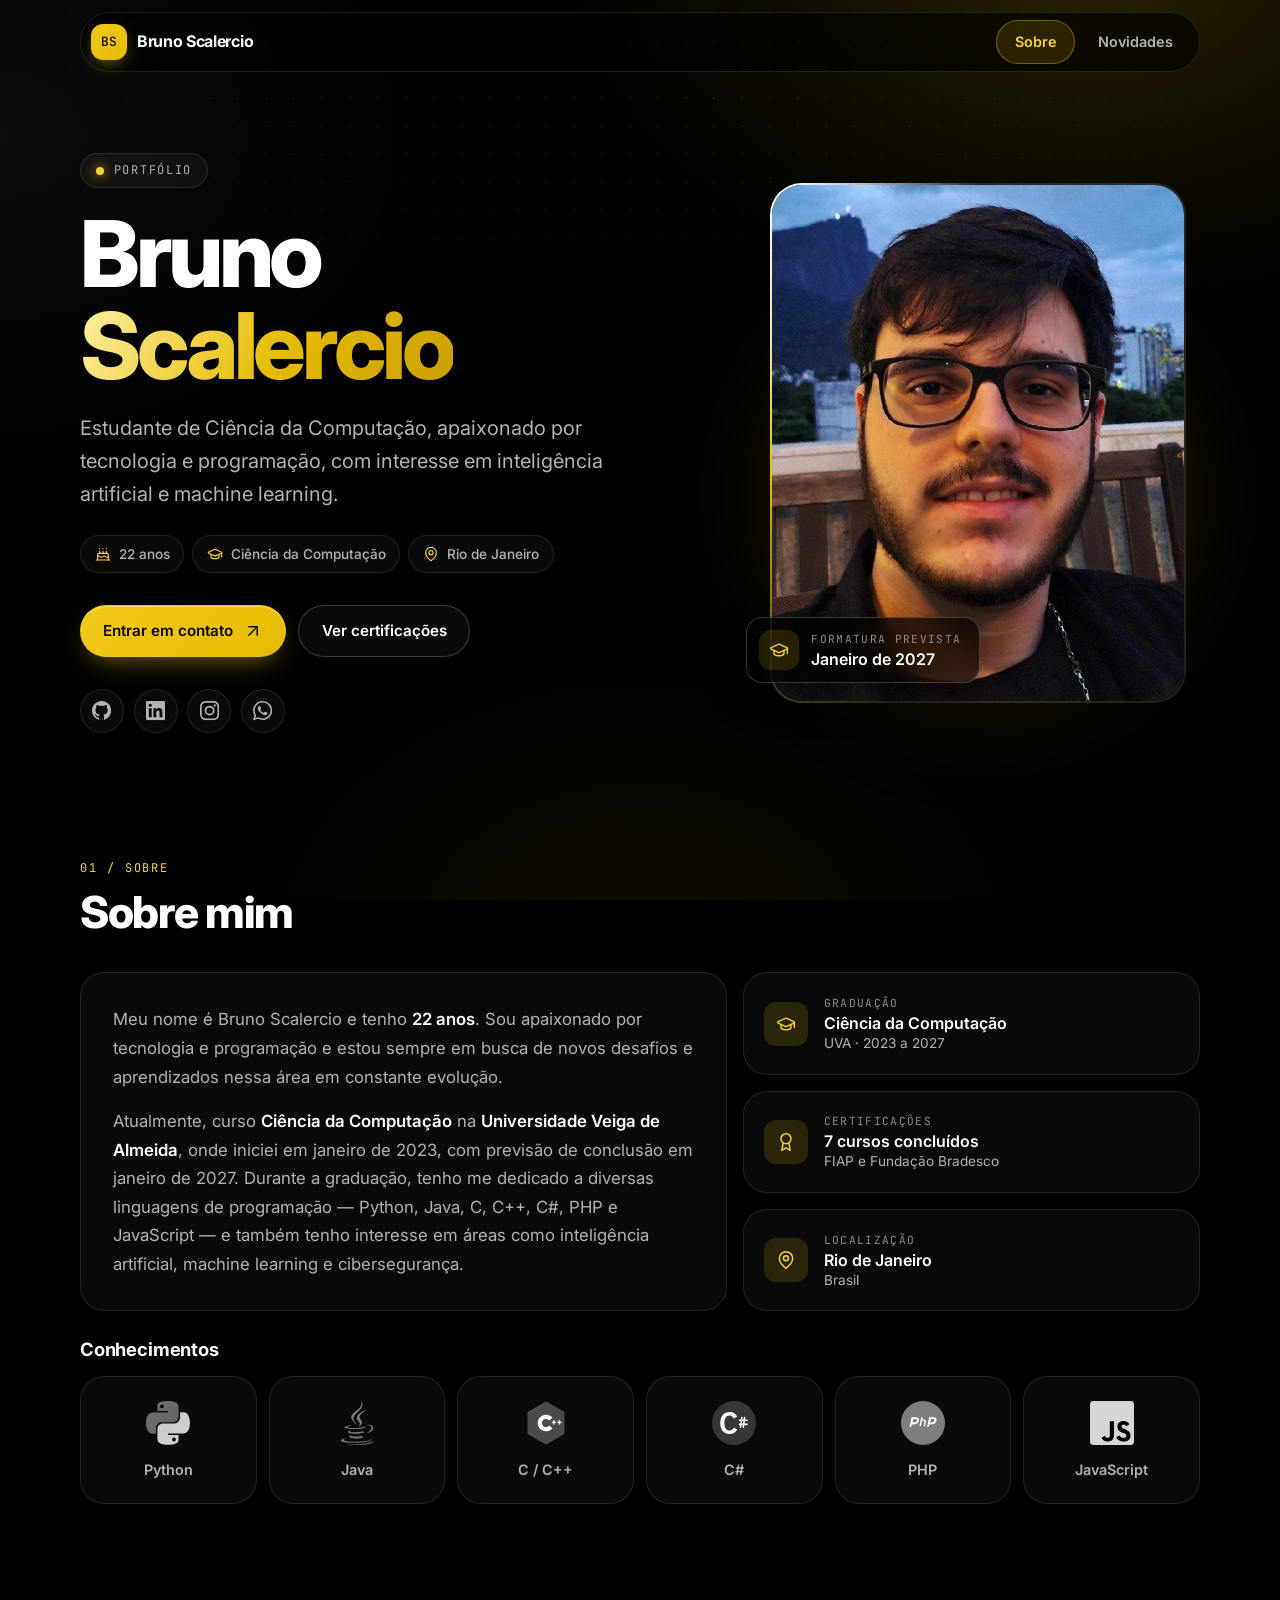
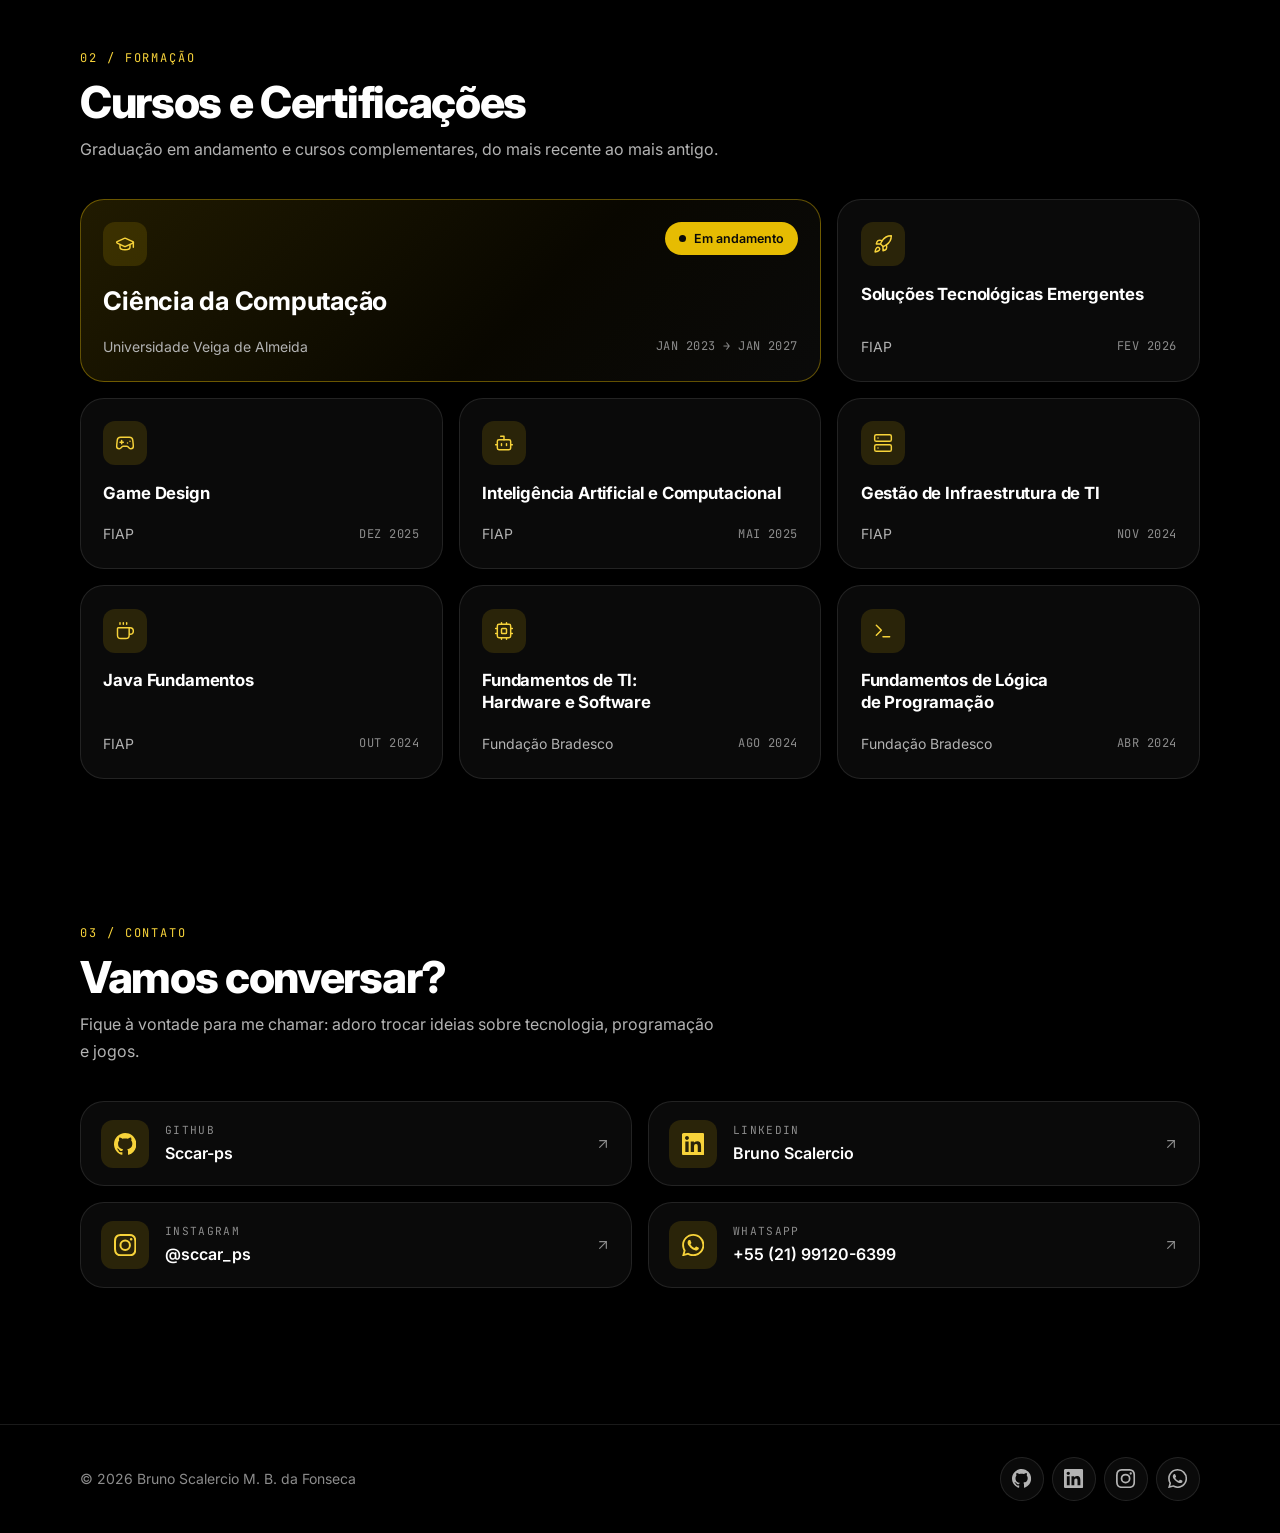
<file: index.html>
<!DOCTYPE html>
<html lang="pt-BR">

<head>
  <meta charset="UTF-8">
  <meta name="viewport" content="width=device-width, initial-scale=1">
  <title>Bruno Scalercio — Portfólio | Ciência da Computação</title>
  <meta name="description" content="Portfólio de Bruno Scalercio, estudante de Ciência da Computação na Universidade Veiga de Almeida: sobre mim, conhecimentos, cursos e certificações, e contatos.">
  <meta name="theme-color" content="#000000">
  <meta name="color-scheme" content="dark">
  <link rel="icon" href="assets/img/favicon-16x16.ico" sizes="any">
  <link rel="preconnect" href="https://fonts.googleapis.com">
  <link rel="preconnect" href="https://fonts.gstatic.com" crossorigin>
  <link href="https://fonts.googleapis.com/css2?family=Inter:wght@400;500;600;700;800&family=JetBrains+Mono:wght@500&display=swap" rel="stylesheet">
  <script>document.documentElement.classList.add('js')</script>
  <link rel="stylesheet" href="css/main.css?v=20261011">
  <script src="assets/js/script.js?v=20261011" defer></script>
</head>

<body>
  <a class="skip-link" href="#conteudo">Ir para o conteúdo</a>
  <svg xmlns="http://www.w3.org/2000/svg" width="0" height="0" style="position:absolute" aria-hidden="true" focusable="false">
  <symbol id="i-github" viewBox="0 0 24 24"><path d="M12 0c-6.626 0-12 5.373-12 12 0 5.302 3.438 9.8 8.207 11.387.599.111.793-.261.793-.577v-2.234c-3.338.726-4.033-1.416-4.033-1.416-.546-1.387-1.333-1.756-1.333-1.756-1.089-.745.083-.729.083-.729 1.205.084 1.839 1.237 1.839 1.237 1.07 1.834 2.807 1.304 3.492.997.107-.775.418-1.305.762-1.604-2.665-.305-5.467-1.334-5.467-5.931 0-1.311.469-2.381 1.236-3.221-.124-.303-.535-1.524.117-3.176 0 0 1.008-.322 3.301 1.23.957-.266 1.983-.399 3.003-.404 1.02.005 2.047.138 3.006.404 2.291-1.552 3.297-1.23 3.297-1.23.653 1.653.242 2.874.118 3.176.77.84 1.235 1.911 1.235 3.221 0 4.609-2.807 5.624-5.479 5.921.43.372.823 1.102.823 2.222v3.293c0 .319.192.694.801.576 4.765-1.589 8.199-6.086 8.199-11.386 0-6.627-5.373-12-12-12z"/></symbol>
  <symbol id="i-linkedin" viewBox="0 0 24 24"><path d="M20.447 20.452h-3.554v-5.569c0-1.328-.027-3.037-1.852-3.037-1.853 0-2.136 1.445-2.136 2.939v5.667H9.351V9h3.414v1.561h.046c.477-.9 1.637-1.85 3.37-1.85 3.601 0 4.267 2.37 4.267 5.455v6.286zM5.337 7.433c-1.144 0-2.063-.926-2.063-2.065 0-1.138.92-2.063 2.063-2.063 1.14 0 2.064.925 2.064 2.063 0 1.139-.925 2.065-2.064 2.065zm1.782 13.019H3.555V9h3.564v11.452zM22.225 0H1.771C.792 0 0 .774 0 1.729v20.542C0 23.227.792 24 1.771 24h20.451C23.2 24 24 23.227 24 22.271V1.729C24 .774 23.2 0 22.222 0h.003z"/></symbol>
  <symbol id="i-instagram" viewBox="0 0 24 24"><path d="M12 2.163c3.204 0 3.584.012 4.85.07 3.252.148 4.771 1.691 4.919 4.919.058 1.265.069 1.645.069 4.849 0 3.205-.012 3.584-.069 4.849-.149 3.225-1.664 4.771-4.919 4.919-1.266.058-1.644.07-4.85.07-3.204 0-3.584-.012-4.849-.07-3.26-.149-4.771-1.699-4.919-4.92-.058-1.265-.07-1.644-.07-4.849 0-3.204.013-3.583.07-4.849.149-3.227 1.664-4.771 4.919-4.919 1.266-.057 1.645-.069 4.849-.069zM12 0C8.741 0 8.333.014 7.053.072 2.695.272.273 2.69.073 7.052.014 8.333 0 8.741 0 12c0 3.259.014 3.668.072 4.948.2 4.358 2.618 6.78 6.98 6.98C8.333 23.986 8.741 24 12 24c3.259 0 3.668-.014 4.948-.072 4.354-.2 6.782-2.618 6.979-6.98.059-1.28.073-1.689.073-4.948 0-3.259-.014-3.667-.072-4.947-.196-4.354-2.617-6.78-6.979-6.98C15.668.014 15.259 0 12 0zm0 5.838a6.162 6.162 0 100 12.324 6.162 6.162 0 000-12.324zM12 16a4 4 0 110-8 4 4 0 010 8zm6.406-11.845a1.44 1.44 0 100 2.881 1.44 1.44 0 000-2.881z"/></symbol>
  <symbol id="i-whatsapp" viewBox="0 0 24 24"><path d="M17.472 14.382c-.297-.149-1.758-.867-2.03-.967-.273-.099-.471-.148-.67.15-.197.297-.767.966-.94 1.164-.173.199-.347.223-.644.075-.297-.15-1.255-.463-2.39-1.475-.883-.788-1.48-1.761-1.653-2.059-.173-.297-.018-.458.13-.606.134-.133.298-.347.446-.52.149-.174.198-.298.298-.497.099-.198.05-.371-.025-.52-.075-.149-.669-1.612-.916-2.207-.242-.579-.487-.5-.669-.51-.173-.008-.371-.01-.57-.01-.198 0-.52.074-.792.372-.272.297-1.04 1.016-1.04 2.479 0 1.462 1.065 2.875 1.213 3.074.149.198 2.096 3.2 5.077 4.487.709.306 1.262.489 1.694.625.712.227 1.36.195 1.871.118.571-.085 1.758-.719 2.006-1.413.248-.694.248-1.289.173-1.413-.074-.124-.272-.198-.57-.347m-5.421 7.403h-.004a9.87 9.87 0 01-5.031-1.378l-.361-.214-3.741.982.998-3.648-.235-.374a9.86 9.86 0 01-1.51-5.26c.001-5.45 4.436-9.884 9.888-9.884 2.64 0 5.122 1.03 6.988 2.898a9.825 9.825 0 012.893 6.994c-.003 5.45-4.437 9.884-9.885 9.884m8.413-18.297A11.815 11.815 0 0012.05 0C5.495 0 .16 5.335.157 11.892c0 2.096.547 4.142 1.588 5.945L.057 24l6.305-1.654a11.882 11.882 0 005.683 1.448h.005c6.554 0 11.89-5.335 11.893-11.893a11.821 11.821 0 00-3.48-8.413z"/></symbol>
  <symbol id="i-graduation" viewBox="0 0 24 24"><path d="M21.42 10.922a1 1 0 0 0-.019-1.838L12.83 5.18a2 2 0 0 0-1.66 0L2.6 9.08a1 1 0 0 0 0 1.832l8.57 3.908a2 2 0 0 0 1.66 0z"/><path d="M22 10v6"/><path d="M6 12.5V16a6 3 0 0 0 12 0v-3.5"/></symbol>
  <symbol id="i-cpu" viewBox="0 0 24 24"><rect width="16" height="16" x="4" y="4" rx="2"/><rect width="6" height="6" x="9" y="9" rx="1"/><path d="M15 2v2M15 20v2M2 15h2M2 9h2M20 15h2M20 9h2M9 2v2M9 20v2"/></symbol>
  <symbol id="i-terminal" viewBox="0 0 24 24"><polyline points="4 17 10 11 4 5"/><line x1="12" x2="20" y1="19" y2="19"/></symbol>
  <symbol id="i-coffee" viewBox="0 0 24 24"><path d="M10 2v2"/><path d="M14 2v2"/><path d="M16 8a1 1 0 0 1 1 1v8a4 4 0 0 1-4 4H7a4 4 0 0 1-4-4V9a1 1 0 0 1 1-1h14a4 4 0 1 1 0 8h-1"/><path d="M6 2v2"/></symbol>
  <symbol id="i-bot" viewBox="0 0 24 24"><path d="M12 8V4H8"/><rect width="16" height="12" x="4" y="8" rx="2"/><path d="M2 14h2M20 14h2M15 13v2M9 13v2"/></symbol>
  <symbol id="i-server" viewBox="0 0 24 24"><rect width="20" height="8" x="2" y="2" rx="2" ry="2"/><rect width="20" height="8" x="2" y="14" rx="2" ry="2"/><line x1="6" x2="6.01" y1="6" y2="6"/><line x1="6" x2="6.01" y1="18" y2="18"/></symbol>
  <symbol id="i-gamepad" viewBox="0 0 24 24"><line x1="6" x2="10" y1="11" y2="11"/><line x1="8" x2="8" y1="9" y2="13"/><line x1="15" x2="15.01" y1="12" y2="12"/><line x1="18" x2="18.01" y1="10" y2="10"/><path d="M17.32 5H6.68a4 4 0 0 0-3.978 3.59c-.006.052-.01.101-.017.152C2.604 9.416 2 14.456 2 16a3 3 0 0 0 3 3c1 0 1.5-.5 2-1l1.414-1.414A2 2 0 0 1 9.828 16h4.344a2 2 0 0 1 1.414.586L17 18c.5.5 1 1 2 1a3 3 0 0 0 3-3c0-1.545-.604-6.584-.685-7.258-.007-.05-.011-.1-.017-.151A4 4 0 0 0 17.32 5z"/></symbol>
  <symbol id="i-rocket" viewBox="0 0 24 24"><path d="M4.5 16.5c-1.5 1.26-2 5-2 5s3.74-.5 5-2c.71-.84.7-2.13-.09-2.91a2.18 2.18 0 0 0-2.91-.09z"/><path d="m12 15-3-3a22 22 0 0 1 2-3.95A12.88 12.88 0 0 1 22 2c0 2.72-.78 7.5-6 11a22.35 22.35 0 0 1-4 2z"/><path d="M9 12H4s.55-3.03 2-4c1.62-1.08 5 0 5 0"/><path d="M12 15v5s3.03-.55 4-2c1.08-1.62 0-5 0-5"/></symbol>
  <symbol id="i-pin" viewBox="0 0 24 24"><path d="M20 10c0 6-8 12-8 12s-8-6-8-12a8 8 0 0 1 16 0Z"/><circle cx="12" cy="10" r="3"/></symbol>
  <symbol id="i-calendar" viewBox="0 0 24 24"><path d="M8 2v4M16 2v4"/><rect width="18" height="18" x="3" y="4" rx="2"/><path d="M3 10h18"/></symbol>
  <symbol id="i-cake" viewBox="0 0 24 24"><path d="M20 21v-8a2 2 0 0 0-2-2H6a2 2 0 0 0-2 2v8"/><path d="M4 16s.5-1 2-1 2.5 2 4 2 2.5-2 4-2 2.5 2 4 2 2-1 2-1"/><path d="M2 21h20"/><path d="M7 8v3M12 8v3M17 8v3"/><path d="M7 4h.01M12 4h.01M17 4h.01"/></symbol>
  <symbol id="i-arrow-up-right" viewBox="0 0 24 24"><path d="M7 7h10v10"/><path d="M7 17 17 7"/></symbol>
  <symbol id="i-arrow-up" viewBox="0 0 24 24"><path d="m5 12 7-7 7 7"/><path d="M12 19V5"/></symbol>
  <symbol id="i-globe" viewBox="0 0 24 24"><circle cx="12" cy="12" r="10"/><path d="M12 2a14.5 14.5 0 0 0 0 20 14.5 14.5 0 0 0 0-20"/><path d="M2 12h20"/></symbol>
  <symbol id="i-award" viewBox="0 0 24 24"><circle cx="12" cy="8" r="6"/><path d="M15.477 12.89 17 22l-5-3-5 3 1.523-9.11"/></symbol>
</svg>
  <div class="scroll-progress" aria-hidden="true"></div>

  <header class="site-header">
    <div class="site-header__inner">
      <a class="brand" href="index.html" aria-label="Bruno Scalercio, página inicial">
        <span class="brand__mark" aria-hidden="true">BS</span>
        <span class="brand__name">Bruno Scalercio</span>
      </a>
      <nav class="site-nav" aria-label="Navegação principal">
        <ul class="site-nav__list" id="primary-nav">
          <li><a class="site-nav__link" href="index.html" aria-current="page">Sobre</a></li>
          <li><a class="site-nav__link" href="index2.html">Novidades</a></li>
        </ul>
      </nav>
      <button class="nav-toggle" type="button" aria-controls="primary-nav" aria-expanded="false" aria-label="Abrir menu">
        <span class="nav-toggle__bar"></span>
        <span class="nav-toggle__bar"></span>
        <span class="nav-toggle__bar"></span>
      </button>
    </div>
  </header>

  <main id="conteudo" class="container">
    <section class="hero" id="topo" aria-labelledby="hero-title">
      <div class="hero__content" data-stagger>
        <p class="eyebrow" data-reveal>Portfólio</p>
        <h1 class="hero__title" id="hero-title" data-reveal>Bruno <span class="text-gradient">Scalercio</span></h1>
        <p class="hero__lead" data-reveal>Estudante de Ciência da Computação, apaixonado por tecnologia e programação, com interesse em inteligência artificial e machine learning.</p>
        <ul class="chips" aria-label="Resumo" data-reveal>
          <li class="chip"><svg class="icon" aria-hidden="true"><use href="#i-cake"/></svg><span><span data-age data-birth="2004-09-23">22</span> anos</span></li>
          <li class="chip"><svg class="icon" aria-hidden="true"><use href="#i-graduation"/></svg>Ciência da Computação</li>
          <li class="chip"><svg class="icon" aria-hidden="true"><use href="#i-pin"/></svg>Rio de Janeiro</li>
        </ul>
        <div class="hero__actions" data-reveal>
          <a class="btn btn--primary" href="#contato">Entrar em contato <svg class="icon" aria-hidden="true"><use href="#i-arrow-up-right"/></svg></a>
          <a class="btn btn--ghost" href="#certificacoes">Ver certificações</a>
        </div>
        <div class="hero__social" data-reveal>
          <a class="icon-btn" href="https://github.com/Sccar-ps" target="_blank" rel="noopener noreferrer" aria-label="GitHub (abre em nova aba)" title="GitHub"><svg class="icon icon--brand" aria-hidden="true"><use href="#i-github"/></svg></a>
          <a class="icon-btn" href="https://www.linkedin.com/in/bruno-scalercio-30b161272/" target="_blank" rel="noopener noreferrer" aria-label="LinkedIn (abre em nova aba)" title="LinkedIn"><svg class="icon icon--brand" aria-hidden="true"><use href="#i-linkedin"/></svg></a>
          <a class="icon-btn" href="https://www.instagram.com/sccar_ps/" target="_blank" rel="noopener noreferrer" aria-label="Instagram (abre em nova aba)" title="Instagram"><svg class="icon icon--brand" aria-hidden="true"><use href="#i-instagram"/></svg></a>
          <a class="icon-btn" href="https://wa.me/5521991206399" target="_blank" rel="noopener noreferrer" aria-label="WhatsApp (abre em nova aba)" title="WhatsApp"><svg class="icon icon--brand" aria-hidden="true"><use href="#i-whatsapp"/></svg></a>
        </div>
      </div>

      <div class="hero__media" data-reveal style="--reveal-delay: 150ms">
        <div class="portrait">
          <div class="portrait__frame">
            <img class="portrait__img" src="assets/img/BRUNOOOO.jpg" alt="Foto de Bruno Scalercio, de óculos e barba, ao ar livre" width="800" height="800" fetchpriority="high" decoding="async">
          </div>
          <div class="portrait__badge">
            <span class="fact__icon"><svg class="icon" aria-hidden="true"><use href="#i-graduation"/></svg></span>
            <div>
              <p class="fact__label">Formatura prevista</p>
              <p class="fact__value">Janeiro de 2027</p>
            </div>
          </div>
        </div>
      </div>
    </section>

    <section class="section" id="sobre" aria-labelledby="sobre-title">
      <header class="section__head" data-reveal>
        <p class="section__kicker">01 / Sobre</p>
        <h2 class="section__title" id="sobre-title">Sobre mim</h2>
      </header>

      <div class="bento">
        <article class="card card--pad bento__about" data-reveal>
          <div class="about__text">
            <p>Meu nome é Bruno Scalercio e tenho <strong><span data-age data-birth="2004-09-23">22</span> anos</strong>. Sou apaixonado por tecnologia e programação e estou sempre em busca de novos desafios e aprendizados nessa área em constante evolução.</p>
            <p>Atualmente, curso <strong>Ciência da Computação</strong> na <strong>Universidade Veiga de Almeida</strong>, onde iniciei em janeiro de 2023, com previsão de conclusão em janeiro de 2027. Durante a graduação, tenho me dedicado a diversas linguagens de programação — Python, Java, C, C++, C#, PHP e JavaScript — e também tenho interesse em áreas como inteligência artificial, machine learning e cibersegurança.</p>
          </div>
        </article>

        <div class="bento__facts" data-stagger>
          <div class="card fact" data-reveal>
            <span class="fact__icon"><svg class="icon" aria-hidden="true"><use href="#i-graduation"/></svg></span>
            <div>
              <p class="fact__label">Graduação</p>
              <p class="fact__value">Ciência da Computação</p>
              <p class="fact__note">UVA · 2023 a 2027</p>
            </div>
          </div>
          <div class="card fact" data-reveal>
            <span class="fact__icon"><svg class="icon" aria-hidden="true"><use href="#i-award"/></svg></span>
            <div>
              <p class="fact__label">Certificações</p>
              <p class="fact__value">7 cursos concluídos</p>
              <p class="fact__note">FIAP e Fundação Bradesco</p>
            </div>
          </div>
          <div class="card fact" data-reveal>
            <span class="fact__icon"><svg class="icon" aria-hidden="true"><use href="#i-pin"/></svg></span>
            <div>
              <p class="fact__label">Localização</p>
              <p class="fact__value">Rio de Janeiro</p>
              <p class="fact__note">Brasil</p>
            </div>
          </div>
        </div>

        <div class="bento__skills" id="conhecimentos">
          <h3 class="bento__heading" data-reveal>Conhecimentos</h3>
          <ul class="skills" data-stagger>
            <li class="card skill" data-reveal><svg class="skill__icon" viewBox="0 0 256 255" aria-hidden="true" focusable="false"><defs><linearGradient id="pyA" x1="12.96%" y1="12.04%" x2="79.64%" y2="78.01%"><stop offset="0%" stop-color="#387EB8"/><stop offset="100%" stop-color="#366994"/></linearGradient><linearGradient id="pyB" x1="19.13%" y1="20.58%" x2="90.43%" y2="88.01%"><stop offset="0%" stop-color="#FFC836"/><stop offset="100%" stop-color="#FFD43B"/></linearGradient></defs><path d="M126.916.072c-64.832 0-60.784 28.115-60.784 28.115l.072 29.128h61.868v8.745H41.631S.145 61.355.145 126.77c0 65.417 36.21 63.097 36.21 63.097h21.61v-30.356s-1.165-36.21 35.632-36.21h61.362s34.475.557 34.475-33.319V33.97S194.67.072 126.916.072zM92.802 19.66a11.12 11.12 0 0 1 11.13 11.13 11.12 11.12 0 0 1-11.13 11.13 11.12 11.12 0 0 1-11.13-11.13 11.12 11.12 0 0 1 11.13-11.13z" fill="url(#pyA)"/><path d="M128.757 254.126c64.832 0 60.784-28.115 60.784-28.115l-.072-29.127H127.6v-8.745h86.441s41.486 4.705 41.486-60.712c0-65.416-36.21-63.096-36.21-63.096h-21.61v30.355s1.165 36.21-35.632 36.21h-61.362s-34.475-.557-34.475 33.32v56.013s-5.235 33.897 62.518 33.897zm34.114-19.586a11.12 11.12 0 0 1-11.13-11.13 11.12 11.12 0 0 1 11.13-11.131 11.12 11.12 0 0 1 11.13 11.13 11.12 11.12 0 0 1-11.13 11.13z" fill="url(#pyB)"/></svg><span class="skill__label">Python</span></li>
            <li class="card skill" data-reveal><svg class="skill__icon" viewBox="0 0 256 346" aria-hidden="true" focusable="false"><path d="M82.554 267.473s-13.198 7.675 9.393 10.272c27.369 3.122 41.356 2.675 71.517-3.034 0 0 7.93 4.972 19.003 9.279-67.611 28.977-153.019-1.679-99.913-16.517M74.292 229.659s-14.803 10.958 7.805 13.296c29.236 3.016 52.324 3.263 92.276-4.43 0 0 5.526 5.602 14.215 8.666-81.747 23.904-172.842 1.885-114.296-17.532" fill="#5382A1"/><path d="M143.942 165.515c16.66 19.18-4.377 36.44-4.377 36.44s42.301-21.837 22.874-49.183c-18.144-25.5-32.059-38.172 43.268-81.858 0 0-118.238 29.53-61.765 94.6" fill="#E76F00"/><path d="M233.364 295.442s9.767 8.047-10.757 14.273c-39.026 11.823-162.432 15.393-196.714.471-12.323-5.36 10.787-12.8 18.056-14.362 7.581-1.644 11.914-1.337 11.914-1.337-13.705-9.655-88.583 18.957-38.034 27.15 137.853 22.356 251.292-10.066 215.535-26.195M88.9 190.48s-62.771 14.91-22.228 20.323c17.118 2.292 51.243 1.774 83.03-.89 25.978-2.19 52.063-6.85 52.063-6.85s-9.16 3.923-15.787 8.448c-63.744 16.765-186.886 8.966-151.435-8.183 29.981-14.492 54.358-12.848 54.358-12.848M201.506 253.422c64.8-33.672 34.839-66.03 13.927-61.67-5.126 1.066-7.411 1.99-7.411 1.99s1.903-2.98 5.537-4.27c41.37-14.545 73.187 42.897-13.355 65.647 0 .001 1.003-.895 1.302-1.697" fill="#5382A1"/><path d="M162.439.371s35.887 35.9-34.037 91.101c-56.071 44.282-12.786 69.53-.023 98.377-32.73-29.53-56.75-55.526-40.635-79.72C111.395 74.612 176.918 57.393 162.439.37" fill="#E76F00"/><path d="M95.268 344.665c62.199 3.982 157.712-2.209 159.974-31.64 0 0-4.348 11.158-51.404 20.018-53.088 9.99-118.564 8.824-157.399 2.421.001 0 7.96 6.58 48.83 9.201" fill="#5382A1"/></svg><span class="skill__label">Java</span></li>
            <li class="card skill" data-reveal><svg class="skill__icon" viewBox="0 0 128 128" aria-hidden="true" focusable="false"><path d="M117.5 33.5l.3-.2c-.6-1.1-1.5-2.1-2.4-2.6L67.1 2.9c-.8-.5-1.9-.7-3.1-.7-1.2 0-2.3.3-3.1.7l-48 27.9c-1.7 1-2.9 3.5-2.9 5.4v55.7c0 1.1.2 2.3.9 3.4l-.2.1c.5.8 1.2 1.5 1.9 1.9l48.2 27.9c.8.5 1.9.7 3.1.7 1.2 0 2.3-.3 3.1-.7l48-27.9c1.7-1 2.9-3.5 2.9-5.4V36.1c.1-.8 0-1.7-.4-2.6z" fill="#00599C"/><path d="M64 88c-13.3 0-24-10.7-24-24s10.7-24 24-24c7.6 0 14.4 3.5 18.8 9l-9.2 7.4C71.3 53.7 67.8 52 64 52c-6.6 0-12 5.4-12 12s5.4 12 12 12c3.8 0 7.3-1.7 9.6-4.4l9.2 7.4C78.4 84.5 71.6 88 64 88z" fill="#FFF"/><path d="M93 60h-4v-4h-4v4h-4v4h4v4h4v-4h4v-4zM109 60h-4v-4h-4v4h-4v4h4v4h4v-4h4v-4z" fill="#FFF"/></svg><span class="skill__label">C / C++</span></li>
            <li class="card skill" data-reveal><svg class="skill__icon" viewBox="0 0 128 128" aria-hidden="true" focusable="false"><path d="M64 0C28.7 0 0 28.7 0 64s28.7 64 64 64 64-28.7 64-64S99.3 0 64 0z" fill="#68217A"/><path d="M51.3 96C34.1 96 24 82.7 24 64s10.1-32 27.3-32c10.8 0 18.3 5.4 22.1 13.3l-9.8 5.7C61.1 46.1 56.8 42 51.3 42 40.8 42 36 51.2 36 64s4.8 22 15.3 22c5.5 0 9.8-4.1 12.3-9l9.8 5.7C69.6 90.6 62.1 96 51.3 96z" fill="#FFF"/><path d="M80 56h22M80 68h22" stroke="#FFF" stroke-width="4.5" stroke-linecap="round"/><path d="M87 48l-4 28M95 48l-4 28" stroke="#FFF" stroke-width="4.5" stroke-linecap="round"/></svg><span class="skill__label">C#</span></li>
            <li class="card skill" data-reveal><svg class="skill__icon" viewBox="0 0 128 128" aria-hidden="true" focusable="false"><circle cx="64" cy="64" r="64" fill="#6181B6"/><path d="M25.6 72.7l5-25.3h10.4c4.5 0 7.6.8 9.3 2.4 1.8 1.6 2.3 4.1 1.7 7.5-.4 1.9-1.1 3.7-2.2 5.2-1.1 1.5-2.5 2.7-4.1 3.6-1.4.7-2.9 1.2-4.6 1.6-1.7.3-3.6.4-5.9.4h-4.3l-1.5 7.7h-4.4l.6-3.1zm7.4-10.6h3.8c2.9 0 5-.3 6.4-1 1.4-.7 2.3-2 2.8-3.9.4-1.7.2-2.8-.6-3.5-.8-.7-2.3-1-4.5-1h-4.8l-3.1 9.4zM53.5 72.7l5-25.3h4.4l-1.2 6.2h3.9c2.8 0 4.8.5 5.9 1.5 1.1 1 1.5 2.7 1 5.1l-2.2 12.4H66l2.1-11.8c.3-1.5.1-2.4-.3-2.9-.5-.4-1.5-.7-3-.7h-3.5l-3.4 15.3h-4.4v.2zM76.6 72.7l5-25.3h10.4c4.5 0 7.6.8 9.3 2.4 1.8 1.6 2.3 4.1 1.7 7.5-.4 1.9-1.1 3.7-2.2 5.2-1.1 1.5-2.5 2.7-4.1 3.6-1.4.7-2.9 1.2-4.6 1.6-1.7.3-3.6.4-5.9.4h-4.3l-1.5 7.7h-4.4l.6-3.1zm7.5-10.6h3.8c2.9 0 5-.3 6.4-1 1.4-.7 2.3-2 2.8-3.9.4-1.7.2-2.8-.6-3.5-.8-.7-2.3-1-4.5-1h-4.8l-3.1 9.4z" fill="#FFF"/></svg><span class="skill__label">PHP</span></li>
            <li class="card skill" data-reveal><svg class="skill__icon" viewBox="0 0 256 256" aria-hidden="true" focusable="false"><rect width="256" height="256" rx="20" fill="#F7DF1E"/><path d="M67.312 213.932l19.59-11.856c3.78 6.701 7.218 12.371 15.465 12.371 7.905 0 12.89-3.092 12.89-15.12v-81.798h24.057v82.138c0 24.917-14.606 36.259-35.916 36.259-19.245 0-30.416-9.967-36.087-21.996M152.381 211.354l19.588-11.341c5.157 8.421 11.859 14.607 23.715 14.607 9.969 0 16.325-4.984 16.325-11.858 0-8.248-6.53-11.17-17.528-15.98l-6.013-2.58c-17.357-7.387-28.87-16.667-28.87-36.257 0-18.044 13.747-31.792 35.228-31.792 15.294 0 26.292 5.328 34.196 19.247l-18.732 12.03c-4.125-7.389-8.591-10.31-15.465-10.31-7.046 0-11.514 4.468-11.514 10.31 0 7.217 4.468 10.14 14.778 14.608l6.014 2.577c20.45 8.765 31.963 17.7 31.963 37.804 0 21.654-17.012 33.51-39.867 33.51-22.339 0-36.774-10.654-43.819-24.574" fill="#000"/></svg><span class="skill__label">JavaScript</span></li>
          </ul>
        </div>
      </div>
    </section>

    <section class="section" id="certificacoes" aria-labelledby="cert-title">
      <header class="section__head" data-reveal>
        <p class="section__kicker">02 / Formação</p>
        <h2 class="section__title" id="cert-title">Cursos e Certificações</h2>
        <p class="section__lead">Graduação em andamento e cursos complementares, do mais recente ao mais antigo.</p>
      </header>

      <div class="certs" data-stagger>
        <article class="card cert cert--featured" data-reveal>
          <div class="cert__top">
            <span class="cert__icon"><svg class="icon" aria-hidden="true"><use href="#i-graduation"/></svg></span>
            <span class="status status--progress">Em andamento</span>
          </div>
          <h3 class="cert__title">Ciência da Computação</h3>
          <div class="cert__meta">
            <span>Universidade Veiga de Almeida</span>
            <span class="cert__date"><time datetime="2023-01">Jan 2023</time> → <time datetime="2027-01">Jan 2027</time></span>
          </div>
        </article>
        <article class="card cert" data-reveal>
          <span class="cert__icon"><svg class="icon" aria-hidden="true"><use href="#i-rocket"/></svg></span>
          <h3 class="cert__title">Soluções Tecnológicas Emergentes</h3>
          <div class="cert__meta"><span>FIAP</span><time class="cert__date" datetime="2026-02">Fev 2026</time></div>
        </article>
        <article class="card cert" data-reveal>
          <span class="cert__icon"><svg class="icon" aria-hidden="true"><use href="#i-gamepad"/></svg></span>
          <h3 class="cert__title">Game Design</h3>
          <div class="cert__meta"><span>FIAP</span><time class="cert__date" datetime="2025-12">Dez 2025</time></div>
        </article>
        <article class="card cert" data-reveal>
          <span class="cert__icon"><svg class="icon" aria-hidden="true"><use href="#i-bot"/></svg></span>
          <h3 class="cert__title">Inteligência Artificial e Computacional</h3>
          <div class="cert__meta"><span>FIAP</span><time class="cert__date" datetime="2025-05">Mai 2025</time></div>
        </article>
        <article class="card cert" data-reveal>
          <span class="cert__icon"><svg class="icon" aria-hidden="true"><use href="#i-server"/></svg></span>
          <h3 class="cert__title">Gestão de Infraestrutura de TI</h3>
          <div class="cert__meta"><span>FIAP</span><time class="cert__date" datetime="2024-11">Nov 2024</time></div>
        </article>
        <article class="card cert" data-reveal>
          <span class="cert__icon"><svg class="icon" aria-hidden="true"><use href="#i-coffee"/></svg></span>
          <h3 class="cert__title">Java Fundamentos</h3>
          <div class="cert__meta"><span>FIAP</span><time class="cert__date" datetime="2024-10">Out 2024</time></div>
        </article>
        <article class="card cert" data-reveal>
          <span class="cert__icon"><svg class="icon" aria-hidden="true"><use href="#i-cpu"/></svg></span>
          <h3 class="cert__title">Fundamentos de TI: Hardware e Software</h3>
          <div class="cert__meta"><span>Fundação Bradesco</span><time class="cert__date" datetime="2024-08">Ago 2024</time></div>
        </article>
        <article class="card cert" data-reveal>
          <span class="cert__icon"><svg class="icon" aria-hidden="true"><use href="#i-terminal"/></svg></span>
          <h3 class="cert__title">Fundamentos de Lógica de Programação</h3>
          <div class="cert__meta"><span>Fundação Bradesco</span><time class="cert__date" datetime="2024-04">Abr 2024</time></div>
        </article>
      </div>
    </section>

    <section class="section" id="contato" aria-labelledby="contato-title">
      <header class="section__head" data-reveal>
        <p class="section__kicker">03 / Contato</p>
        <h2 class="section__title" id="contato-title">Vamos conversar?</h2>
        <p class="section__lead">Fique à vontade para me chamar: adoro trocar ideias sobre tecnologia, programação e jogos.</p>
      </header>

      <div class="contact" data-stagger>
        <a class="card contact-card" href="https://github.com/Sccar-ps" target="_blank" rel="noopener noreferrer" data-reveal>
          <span class="contact-card__icon"><svg class="icon icon--brand" aria-hidden="true"><use href="#i-github"/></svg></span>
          <span class="contact-card__info"><span class="contact-card__label">GitHub</span><span class="contact-card__value">Sccar-ps</span></span>
          <svg class="icon contact-card__arrow" aria-hidden="true"><use href="#i-arrow-up-right"/></svg>
          <span class="sr-only">(abre em nova aba)</span>
        </a>
        <a class="card contact-card" href="https://www.linkedin.com/in/bruno-scalercio-30b161272/" target="_blank" rel="noopener noreferrer" data-reveal>
          <span class="contact-card__icon"><svg class="icon icon--brand" aria-hidden="true"><use href="#i-linkedin"/></svg></span>
          <span class="contact-card__info"><span class="contact-card__label">LinkedIn</span><span class="contact-card__value">Bruno Scalercio</span></span>
          <svg class="icon contact-card__arrow" aria-hidden="true"><use href="#i-arrow-up-right"/></svg>
          <span class="sr-only">(abre em nova aba)</span>
        </a>
        <a class="card contact-card" href="https://www.instagram.com/sccar_ps/" target="_blank" rel="noopener noreferrer" data-reveal>
          <span class="contact-card__icon"><svg class="icon icon--brand" aria-hidden="true"><use href="#i-instagram"/></svg></span>
          <span class="contact-card__info"><span class="contact-card__label">Instagram</span><span class="contact-card__value">@sccar_ps</span></span>
          <svg class="icon contact-card__arrow" aria-hidden="true"><use href="#i-arrow-up-right"/></svg>
          <span class="sr-only">(abre em nova aba)</span>
        </a>
        <a class="card contact-card" href="https://wa.me/5521991206399" target="_blank" rel="noopener noreferrer" data-reveal>
          <span class="contact-card__icon"><svg class="icon icon--brand" aria-hidden="true"><use href="#i-whatsapp"/></svg></span>
          <span class="contact-card__info"><span class="contact-card__label">WhatsApp</span><span class="contact-card__value">+55 (21) 99120-6399</span></span>
          <svg class="icon contact-card__arrow" aria-hidden="true"><use href="#i-arrow-up-right"/></svg>
          <span class="sr-only">(abre em nova aba)</span>
        </a>
      </div>
    </section>

    <div class="scroll-top-anchor">
      <button class="scroll-top" type="button" aria-label="Voltar ao topo"><svg class="icon" aria-hidden="true"><use href="#i-arrow-up"/></svg></button>
    </div>
  </main>

  <footer class="site-footer">
    <div class="container site-footer__inner">
      <p class="site-footer__copy">© <span data-year>2026</span> Bruno Scalercio M. B. da Fonseca</p>
      <div class="site-footer__social">
        <a class="icon-btn" href="https://github.com/Sccar-ps" target="_blank" rel="noopener noreferrer" aria-label="GitHub (abre em nova aba)" title="GitHub"><svg class="icon icon--brand" aria-hidden="true"><use href="#i-github"/></svg></a>
        <a class="icon-btn" href="https://www.linkedin.com/in/bruno-scalercio-30b161272/" target="_blank" rel="noopener noreferrer" aria-label="LinkedIn (abre em nova aba)" title="LinkedIn"><svg class="icon icon--brand" aria-hidden="true"><use href="#i-linkedin"/></svg></a>
        <a class="icon-btn" href="https://www.instagram.com/sccar_ps/" target="_blank" rel="noopener noreferrer" aria-label="Instagram (abre em nova aba)" title="Instagram"><svg class="icon icon--brand" aria-hidden="true"><use href="#i-instagram"/></svg></a>
        <a class="icon-btn" href="https://wa.me/5521991206399" target="_blank" rel="noopener noreferrer" aria-label="WhatsApp (abre em nova aba)" title="WhatsApp"><svg class="icon icon--brand" aria-hidden="true"><use href="#i-whatsapp"/></svg></a>
      </div>
    </div>
  </footer>

</body>
<!-- BRUNO SCALERCIO MARQUES BORGES DA FONSECA - 1230112185-->
</html>
</file>
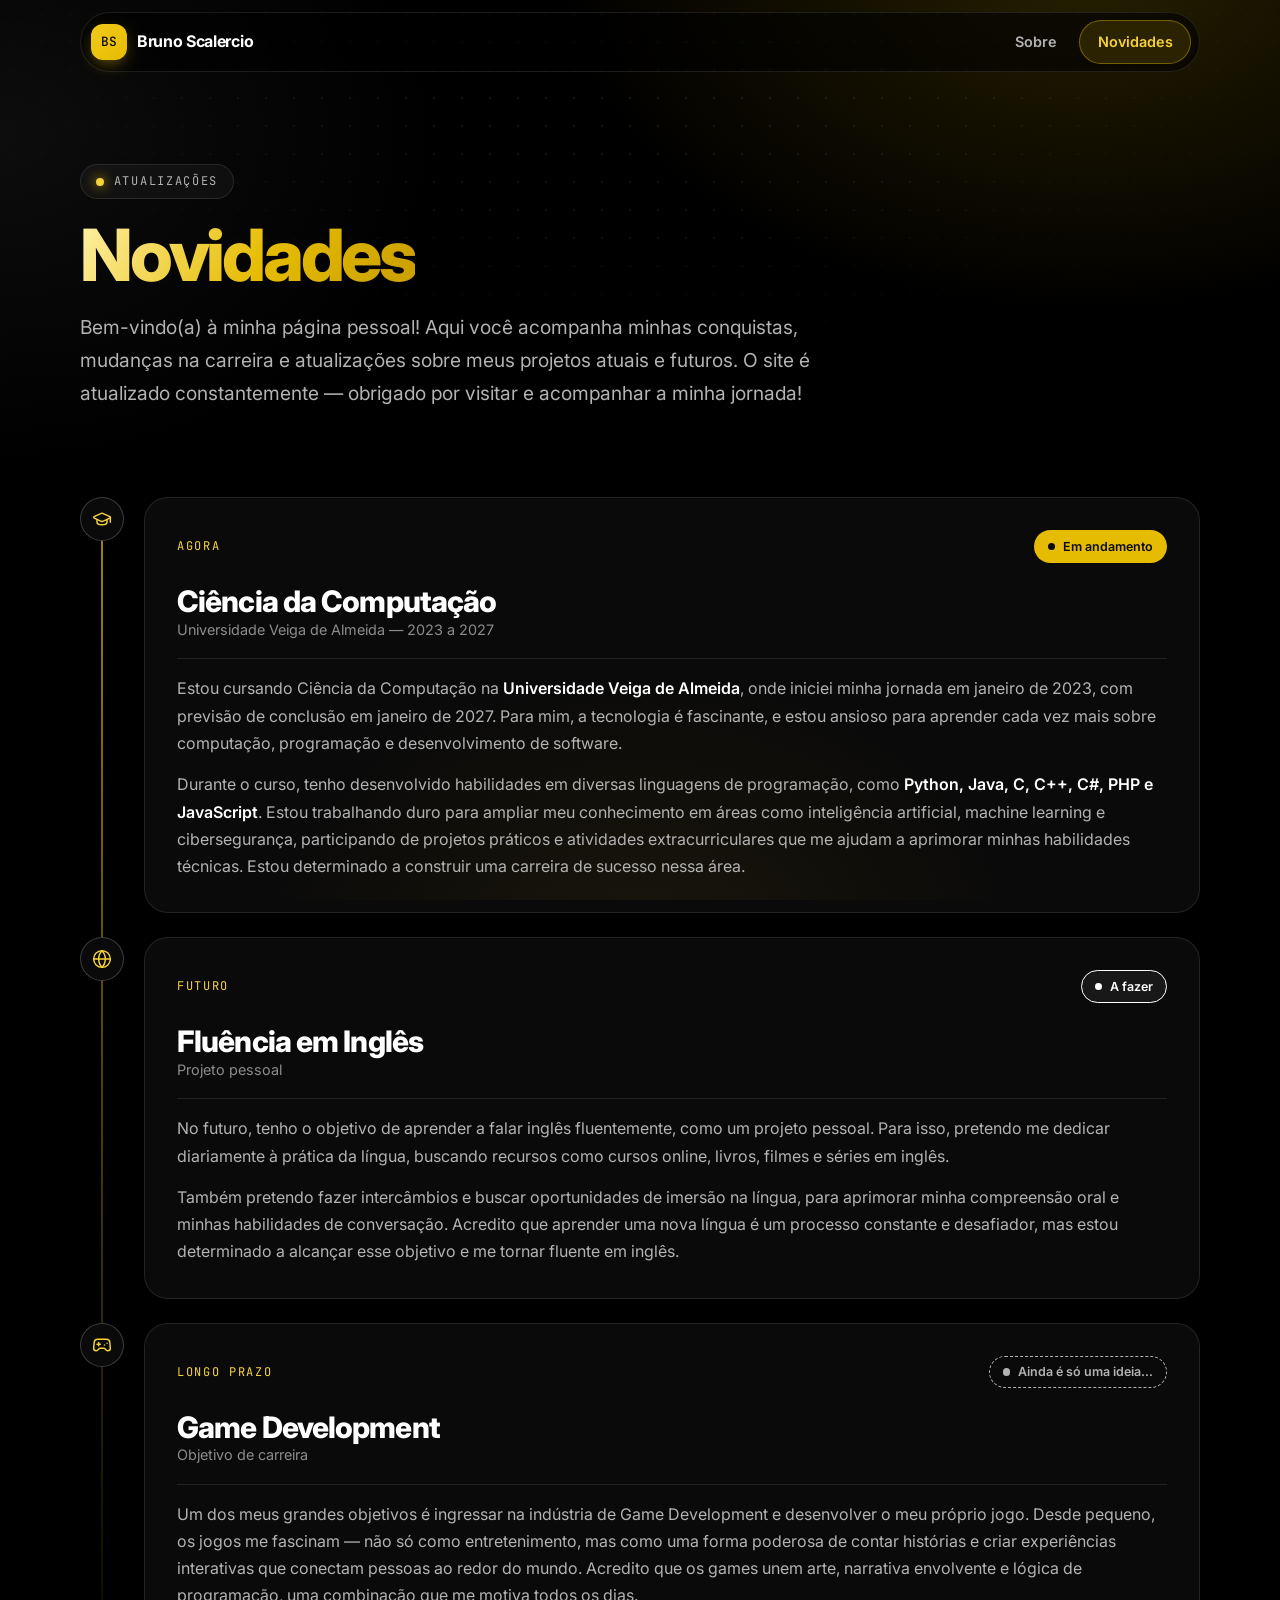
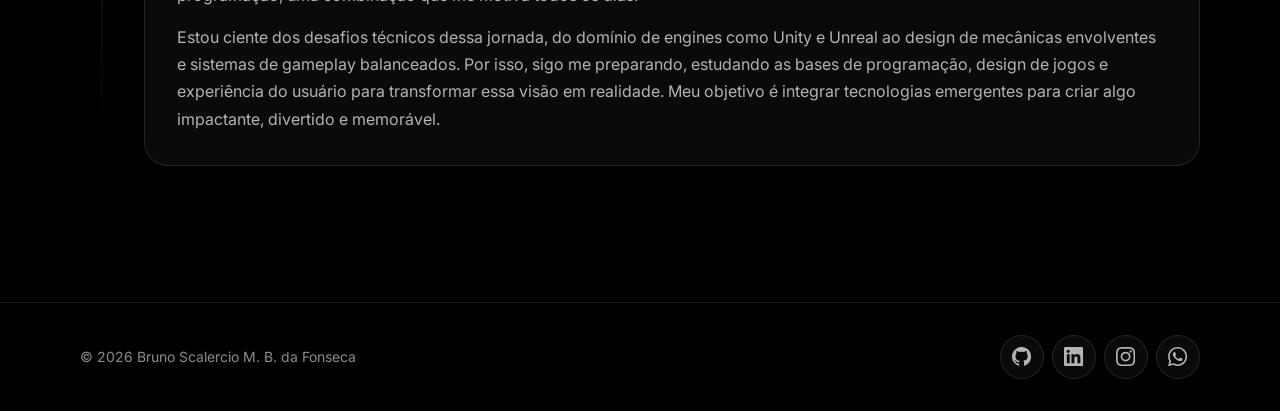
<file: index2.html>
<!DOCTYPE html>
<html lang="pt-BR">

<head>
  <meta charset="UTF-8">
  <meta name="viewport" content="width=device-width, initial-scale=1">
  <title>Novidades — Bruno Scalercio</title>
  <meta name="description" content="Novidades de Bruno Scalercio: graduação em andamento, metas de aprendizado e objetivos de carreira em game development.">
  <meta name="theme-color" content="#000000">
  <meta name="color-scheme" content="dark">
  <link rel="icon" href="assets/img/favicon-16x16.ico" sizes="any">
  <link rel="preconnect" href="https://fonts.googleapis.com">
  <link rel="preconnect" href="https://fonts.gstatic.com" crossorigin>
  <link href="https://fonts.googleapis.com/css2?family=Inter:wght@400;500;600;700;800&family=JetBrains+Mono:wght@500&display=swap" rel="stylesheet">
  <script>document.documentElement.classList.add('js')</script>
  <link rel="stylesheet" href="css/main.css?v=20261011">
  <script src="assets/js/script.js?v=20261011" defer></script>
</head>

<body>
  <a class="skip-link" href="#conteudo">Ir para o conteúdo</a>
  <svg xmlns="http://www.w3.org/2000/svg" width="0" height="0" style="position:absolute" aria-hidden="true" focusable="false">
  <symbol id="i-github" viewBox="0 0 24 24"><path d="M12 0c-6.626 0-12 5.373-12 12 0 5.302 3.438 9.8 8.207 11.387.599.111.793-.261.793-.577v-2.234c-3.338.726-4.033-1.416-4.033-1.416-.546-1.387-1.333-1.756-1.333-1.756-1.089-.745.083-.729.083-.729 1.205.084 1.839 1.237 1.839 1.237 1.07 1.834 2.807 1.304 3.492.997.107-.775.418-1.305.762-1.604-2.665-.305-5.467-1.334-5.467-5.931 0-1.311.469-2.381 1.236-3.221-.124-.303-.535-1.524.117-3.176 0 0 1.008-.322 3.301 1.23.957-.266 1.983-.399 3.003-.404 1.02.005 2.047.138 3.006.404 2.291-1.552 3.297-1.23 3.297-1.23.653 1.653.242 2.874.118 3.176.77.84 1.235 1.911 1.235 3.221 0 4.609-2.807 5.624-5.479 5.921.43.372.823 1.102.823 2.222v3.293c0 .319.192.694.801.576 4.765-1.589 8.199-6.086 8.199-11.386 0-6.627-5.373-12-12-12z"/></symbol>
  <symbol id="i-linkedin" viewBox="0 0 24 24"><path d="M20.447 20.452h-3.554v-5.569c0-1.328-.027-3.037-1.852-3.037-1.853 0-2.136 1.445-2.136 2.939v5.667H9.351V9h3.414v1.561h.046c.477-.9 1.637-1.85 3.37-1.85 3.601 0 4.267 2.37 4.267 5.455v6.286zM5.337 7.433c-1.144 0-2.063-.926-2.063-2.065 0-1.138.92-2.063 2.063-2.063 1.14 0 2.064.925 2.064 2.063 0 1.139-.925 2.065-2.064 2.065zm1.782 13.019H3.555V9h3.564v11.452zM22.225 0H1.771C.792 0 0 .774 0 1.729v20.542C0 23.227.792 24 1.771 24h20.451C23.2 24 24 23.227 24 22.271V1.729C24 .774 23.2 0 22.222 0h.003z"/></symbol>
  <symbol id="i-instagram" viewBox="0 0 24 24"><path d="M12 2.163c3.204 0 3.584.012 4.85.07 3.252.148 4.771 1.691 4.919 4.919.058 1.265.069 1.645.069 4.849 0 3.205-.012 3.584-.069 4.849-.149 3.225-1.664 4.771-4.919 4.919-1.266.058-1.644.07-4.85.07-3.204 0-3.584-.012-4.849-.07-3.26-.149-4.771-1.699-4.919-4.92-.058-1.265-.07-1.644-.07-4.849 0-3.204.013-3.583.07-4.849.149-3.227 1.664-4.771 4.919-4.919 1.266-.057 1.645-.069 4.849-.069zM12 0C8.741 0 8.333.014 7.053.072 2.695.272.273 2.69.073 7.052.014 8.333 0 8.741 0 12c0 3.259.014 3.668.072 4.948.2 4.358 2.618 6.78 6.98 6.98C8.333 23.986 8.741 24 12 24c3.259 0 3.668-.014 4.948-.072 4.354-.2 6.782-2.618 6.979-6.98.059-1.28.073-1.689.073-4.948 0-3.259-.014-3.667-.072-4.947-.196-4.354-2.617-6.78-6.979-6.98C15.668.014 15.259 0 12 0zm0 5.838a6.162 6.162 0 100 12.324 6.162 6.162 0 000-12.324zM12 16a4 4 0 110-8 4 4 0 010 8zm6.406-11.845a1.44 1.44 0 100 2.881 1.44 1.44 0 000-2.881z"/></symbol>
  <symbol id="i-whatsapp" viewBox="0 0 24 24"><path d="M17.472 14.382c-.297-.149-1.758-.867-2.03-.967-.273-.099-.471-.148-.67.15-.197.297-.767.966-.94 1.164-.173.199-.347.223-.644.075-.297-.15-1.255-.463-2.39-1.475-.883-.788-1.48-1.761-1.653-2.059-.173-.297-.018-.458.13-.606.134-.133.298-.347.446-.52.149-.174.198-.298.298-.497.099-.198.05-.371-.025-.52-.075-.149-.669-1.612-.916-2.207-.242-.579-.487-.5-.669-.51-.173-.008-.371-.01-.57-.01-.198 0-.52.074-.792.372-.272.297-1.04 1.016-1.04 2.479 0 1.462 1.065 2.875 1.213 3.074.149.198 2.096 3.2 5.077 4.487.709.306 1.262.489 1.694.625.712.227 1.36.195 1.871.118.571-.085 1.758-.719 2.006-1.413.248-.694.248-1.289.173-1.413-.074-.124-.272-.198-.57-.347m-5.421 7.403h-.004a9.87 9.87 0 01-5.031-1.378l-.361-.214-3.741.982.998-3.648-.235-.374a9.86 9.86 0 01-1.51-5.26c.001-5.45 4.436-9.884 9.888-9.884 2.64 0 5.122 1.03 6.988 2.898a9.825 9.825 0 012.893 6.994c-.003 5.45-4.437 9.884-9.885 9.884m8.413-18.297A11.815 11.815 0 0012.05 0C5.495 0 .16 5.335.157 11.892c0 2.096.547 4.142 1.588 5.945L.057 24l6.305-1.654a11.882 11.882 0 005.683 1.448h.005c6.554 0 11.89-5.335 11.893-11.893a11.821 11.821 0 00-3.48-8.413z"/></symbol>
  <symbol id="i-graduation" viewBox="0 0 24 24"><path d="M21.42 10.922a1 1 0 0 0-.019-1.838L12.83 5.18a2 2 0 0 0-1.66 0L2.6 9.08a1 1 0 0 0 0 1.832l8.57 3.908a2 2 0 0 0 1.66 0z"/><path d="M22 10v6"/><path d="M6 12.5V16a6 3 0 0 0 12 0v-3.5"/></symbol>
  <symbol id="i-cpu" viewBox="0 0 24 24"><rect width="16" height="16" x="4" y="4" rx="2"/><rect width="6" height="6" x="9" y="9" rx="1"/><path d="M15 2v2M15 20v2M2 15h2M2 9h2M20 15h2M20 9h2M9 2v2M9 20v2"/></symbol>
  <symbol id="i-terminal" viewBox="0 0 24 24"><polyline points="4 17 10 11 4 5"/><line x1="12" x2="20" y1="19" y2="19"/></symbol>
  <symbol id="i-coffee" viewBox="0 0 24 24"><path d="M10 2v2"/><path d="M14 2v2"/><path d="M16 8a1 1 0 0 1 1 1v8a4 4 0 0 1-4 4H7a4 4 0 0 1-4-4V9a1 1 0 0 1 1-1h14a4 4 0 1 1 0 8h-1"/><path d="M6 2v2"/></symbol>
  <symbol id="i-bot" viewBox="0 0 24 24"><path d="M12 8V4H8"/><rect width="16" height="12" x="4" y="8" rx="2"/><path d="M2 14h2M20 14h2M15 13v2M9 13v2"/></symbol>
  <symbol id="i-server" viewBox="0 0 24 24"><rect width="20" height="8" x="2" y="2" rx="2" ry="2"/><rect width="20" height="8" x="2" y="14" rx="2" ry="2"/><line x1="6" x2="6.01" y1="6" y2="6"/><line x1="6" x2="6.01" y1="18" y2="18"/></symbol>
  <symbol id="i-gamepad" viewBox="0 0 24 24"><line x1="6" x2="10" y1="11" y2="11"/><line x1="8" x2="8" y1="9" y2="13"/><line x1="15" x2="15.01" y1="12" y2="12"/><line x1="18" x2="18.01" y1="10" y2="10"/><path d="M17.32 5H6.68a4 4 0 0 0-3.978 3.59c-.006.052-.01.101-.017.152C2.604 9.416 2 14.456 2 16a3 3 0 0 0 3 3c1 0 1.5-.5 2-1l1.414-1.414A2 2 0 0 1 9.828 16h4.344a2 2 0 0 1 1.414.586L17 18c.5.5 1 1 2 1a3 3 0 0 0 3-3c0-1.545-.604-6.584-.685-7.258-.007-.05-.011-.1-.017-.151A4 4 0 0 0 17.32 5z"/></symbol>
  <symbol id="i-rocket" viewBox="0 0 24 24"><path d="M4.5 16.5c-1.5 1.26-2 5-2 5s3.74-.5 5-2c.71-.84.7-2.13-.09-2.91a2.18 2.18 0 0 0-2.91-.09z"/><path d="m12 15-3-3a22 22 0 0 1 2-3.95A12.88 12.88 0 0 1 22 2c0 2.72-.78 7.5-6 11a22.35 22.35 0 0 1-4 2z"/><path d="M9 12H4s.55-3.03 2-4c1.62-1.08 5 0 5 0"/><path d="M12 15v5s3.03-.55 4-2c1.08-1.62 0-5 0-5"/></symbol>
  <symbol id="i-pin" viewBox="0 0 24 24"><path d="M20 10c0 6-8 12-8 12s-8-6-8-12a8 8 0 0 1 16 0Z"/><circle cx="12" cy="10" r="3"/></symbol>
  <symbol id="i-calendar" viewBox="0 0 24 24"><path d="M8 2v4M16 2v4"/><rect width="18" height="18" x="3" y="4" rx="2"/><path d="M3 10h18"/></symbol>
  <symbol id="i-cake" viewBox="0 0 24 24"><path d="M20 21v-8a2 2 0 0 0-2-2H6a2 2 0 0 0-2 2v8"/><path d="M4 16s.5-1 2-1 2.5 2 4 2 2.5-2 4-2 2.5 2 4 2 2-1 2-1"/><path d="M2 21h20"/><path d="M7 8v3M12 8v3M17 8v3"/><path d="M7 4h.01M12 4h.01M17 4h.01"/></symbol>
  <symbol id="i-arrow-up-right" viewBox="0 0 24 24"><path d="M7 7h10v10"/><path d="M7 17 17 7"/></symbol>
  <symbol id="i-arrow-up" viewBox="0 0 24 24"><path d="m5 12 7-7 7 7"/><path d="M12 19V5"/></symbol>
  <symbol id="i-globe" viewBox="0 0 24 24"><circle cx="12" cy="12" r="10"/><path d="M12 2a14.5 14.5 0 0 0 0 20 14.5 14.5 0 0 0 0-20"/><path d="M2 12h20"/></symbol>
  <symbol id="i-award" viewBox="0 0 24 24"><circle cx="12" cy="8" r="6"/><path d="M15.477 12.89 17 22l-5-3-5 3 1.523-9.11"/></symbol>
</svg>
  <div class="scroll-progress" aria-hidden="true"></div>

  <header class="site-header">
    <div class="site-header__inner">
      <a class="brand" href="index.html" aria-label="Bruno Scalercio, página inicial">
        <span class="brand__mark" aria-hidden="true">BS</span>
        <span class="brand__name">Bruno Scalercio</span>
      </a>
      <nav class="site-nav" aria-label="Navegação principal">
        <ul class="site-nav__list" id="primary-nav">
          <li><a class="site-nav__link" href="index.html">Sobre</a></li>
          <li><a class="site-nav__link" href="index2.html" aria-current="page">Novidades</a></li>
        </ul>
      </nav>
      <button class="nav-toggle" type="button" aria-controls="primary-nav" aria-expanded="false" aria-label="Abrir menu">
        <span class="nav-toggle__bar"></span>
        <span class="nav-toggle__bar"></span>
        <span class="nav-toggle__bar"></span>
      </button>
    </div>
  </header>

  <main id="conteudo" class="container">
    <header class="page-hero" data-stagger>
      <p class="eyebrow" data-reveal>Atualizações</p>
      <h1 class="page-hero__title" data-reveal><span class="text-gradient">Novidades</span></h1>
      <p class="page-hero__lead" data-reveal>Bem-vindo(a) à minha página pessoal! Aqui você acompanha minhas conquistas, mudanças na carreira e atualizações sobre meus projetos atuais e futuros. O site é atualizado constantemente — obrigado por visitar e acompanhar a minha jornada!</p>
    </header>

    <section class="section" aria-labelledby="jornada-title">
      <h2 class="sr-only" id="jornada-title">Linha do tempo da minha jornada</h2>

      <ol class="timeline" data-stagger>
        <li class="timeline__item" data-reveal>
          <span class="timeline__marker" aria-hidden="true"><svg class="icon" aria-hidden="true"><use href="#i-graduation"/></svg></span>
          <article class="card card--pad timeline__card">
            <div class="timeline__head">
              <p class="timeline__horizon">Agora</p>
              <span class="status status--progress">Em andamento</span>
            </div>
            <div>
              <h3 class="timeline__title">Ciência da Computação</h3>
              <p class="timeline__subtitle">Universidade Veiga de Almeida — 2023 a 2027</p>
            </div>
            <div class="timeline__body">
              <p>Estou cursando Ciência da Computação na <strong>Universidade Veiga de Almeida</strong>, onde iniciei minha jornada em janeiro de 2023, com previsão de conclusão em janeiro de 2027. Para mim, a tecnologia é fascinante, e estou ansioso para aprender cada vez mais sobre computação, programação e desenvolvimento de software.</p>
              <p>Durante o curso, tenho desenvolvido habilidades em diversas linguagens de programação, como <strong>Python, Java, C, C++, C#, PHP e JavaScript</strong>. Estou trabalhando duro para ampliar meu conhecimento em áreas como inteligência artificial, machine learning e cibersegurança, participando de projetos práticos e atividades extracurriculares que me ajudam a aprimorar minhas habilidades técnicas. Estou determinado a construir uma carreira de sucesso nessa área.</p>
            </div>
          </article>
        </li>

        <li class="timeline__item" data-reveal>
          <span class="timeline__marker" aria-hidden="true"><svg class="icon" aria-hidden="true"><use href="#i-globe"/></svg></span>
          <article class="card card--pad timeline__card">
            <div class="timeline__head">
              <p class="timeline__horizon">Futuro</p>
              <span class="status status--todo">A fazer</span>
            </div>
            <div>
              <h3 class="timeline__title">Fluência em Inglês</h3>
              <p class="timeline__subtitle">Projeto pessoal</p>
            </div>
            <div class="timeline__body">
              <p>No futuro, tenho o objetivo de aprender a falar inglês fluentemente, como um projeto pessoal. Para isso, pretendo me dedicar diariamente à prática da língua, buscando recursos como cursos online, livros, filmes e séries em inglês.</p>
              <p>Também pretendo fazer intercâmbios e buscar oportunidades de imersão na língua, para aprimorar minha compreensão oral e minhas habilidades de conversação. Acredito que aprender uma nova língua é um processo constante e desafiador, mas estou determinado a alcançar esse objetivo e me tornar fluente em inglês.</p>
            </div>
          </article>
        </li>

        <li class="timeline__item" data-reveal>
          <span class="timeline__marker" aria-hidden="true"><svg class="icon" aria-hidden="true"><use href="#i-gamepad"/></svg></span>
          <article class="card card--pad timeline__card">
            <div class="timeline__head">
              <p class="timeline__horizon">Longo prazo</p>
              <span class="status status--idea">Ainda é só uma ideia…</span>
            </div>
            <div>
              <h3 class="timeline__title">Game Development</h3>
              <p class="timeline__subtitle">Objetivo de carreira</p>
            </div>
            <div class="timeline__body">
              <p>Um dos meus grandes objetivos é ingressar na indústria de Game Development e desenvolver o meu próprio jogo. Desde pequeno, os jogos me fascinam — não só como entretenimento, mas como uma forma poderosa de contar histórias e criar experiências interativas que conectam pessoas ao redor do mundo. Acredito que os games unem arte, narrativa envolvente e lógica de programação, uma combinação que me motiva todos os dias.</p>
              <p>Estou ciente dos desafios técnicos dessa jornada, do domínio de engines como Unity e Unreal ao design de mecânicas envolventes e sistemas de gameplay balanceados. Por isso, sigo me preparando, estudando as bases de programação, design de jogos e experiência do usuário para transformar essa visão em realidade. Meu objetivo é integrar tecnologias emergentes para criar algo impactante, divertido e memorável.</p>
            </div>
          </article>
        </li>
      </ol>
    </section>

    <div class="scroll-top-anchor">
      <button class="scroll-top" type="button" aria-label="Voltar ao topo"><svg class="icon" aria-hidden="true"><use href="#i-arrow-up"/></svg></button>
    </div>
  </main>

  <footer class="site-footer">
    <div class="container site-footer__inner">
      <p class="site-footer__copy">© <span data-year>2026</span> Bruno Scalercio M. B. da Fonseca</p>
      <div class="site-footer__social">
        <a class="icon-btn" href="https://github.com/Sccar-ps" target="_blank" rel="noopener noreferrer" aria-label="GitHub (abre em nova aba)" title="GitHub"><svg class="icon icon--brand" aria-hidden="true"><use href="#i-github"/></svg></a>
        <a class="icon-btn" href="https://www.linkedin.com/in/bruno-scalercio-30b161272/" target="_blank" rel="noopener noreferrer" aria-label="LinkedIn (abre em nova aba)" title="LinkedIn"><svg class="icon icon--brand" aria-hidden="true"><use href="#i-linkedin"/></svg></a>
        <a class="icon-btn" href="https://www.instagram.com/sccar_ps/" target="_blank" rel="noopener noreferrer" aria-label="Instagram (abre em nova aba)" title="Instagram"><svg class="icon icon--brand" aria-hidden="true"><use href="#i-instagram"/></svg></a>
        <a class="icon-btn" href="https://wa.me/5521991206399" target="_blank" rel="noopener noreferrer" aria-label="WhatsApp (abre em nova aba)" title="WhatsApp"><svg class="icon icon--brand" aria-hidden="true"><use href="#i-whatsapp"/></svg></a>
      </div>
    </div>
  </footer>

</body>
<!-- BRUNO SCALERCIO MARQUES BORGES DA FONSECA - 1230112185-->
</html>
</file>
<file: css/main.css>
@import url("./variables/tokens.css?v=20261011");
@import url("./base/reset.css?v=20261011");
@import url("./base/base.css?v=20261011");
@import url("./layout/grid.css?v=20261011");
@import url("./layout/header.css?v=20261011");
@import url("./layout/footer.css?v=20261011");
@import url("./components/button.css?v=20261011");
@import url("./components/card.css?v=20261011");
@import url("./components/hero.css?v=20261011");
@import url("./components/skills.css?v=20261011");
@import url("./components/certifications.css?v=20261011");
@import url("./components/contact.css?v=20261011");
@import url("./components/timeline.css?v=20261011");
@import url("./utilities/utilities.css?v=20261011");
</file>
